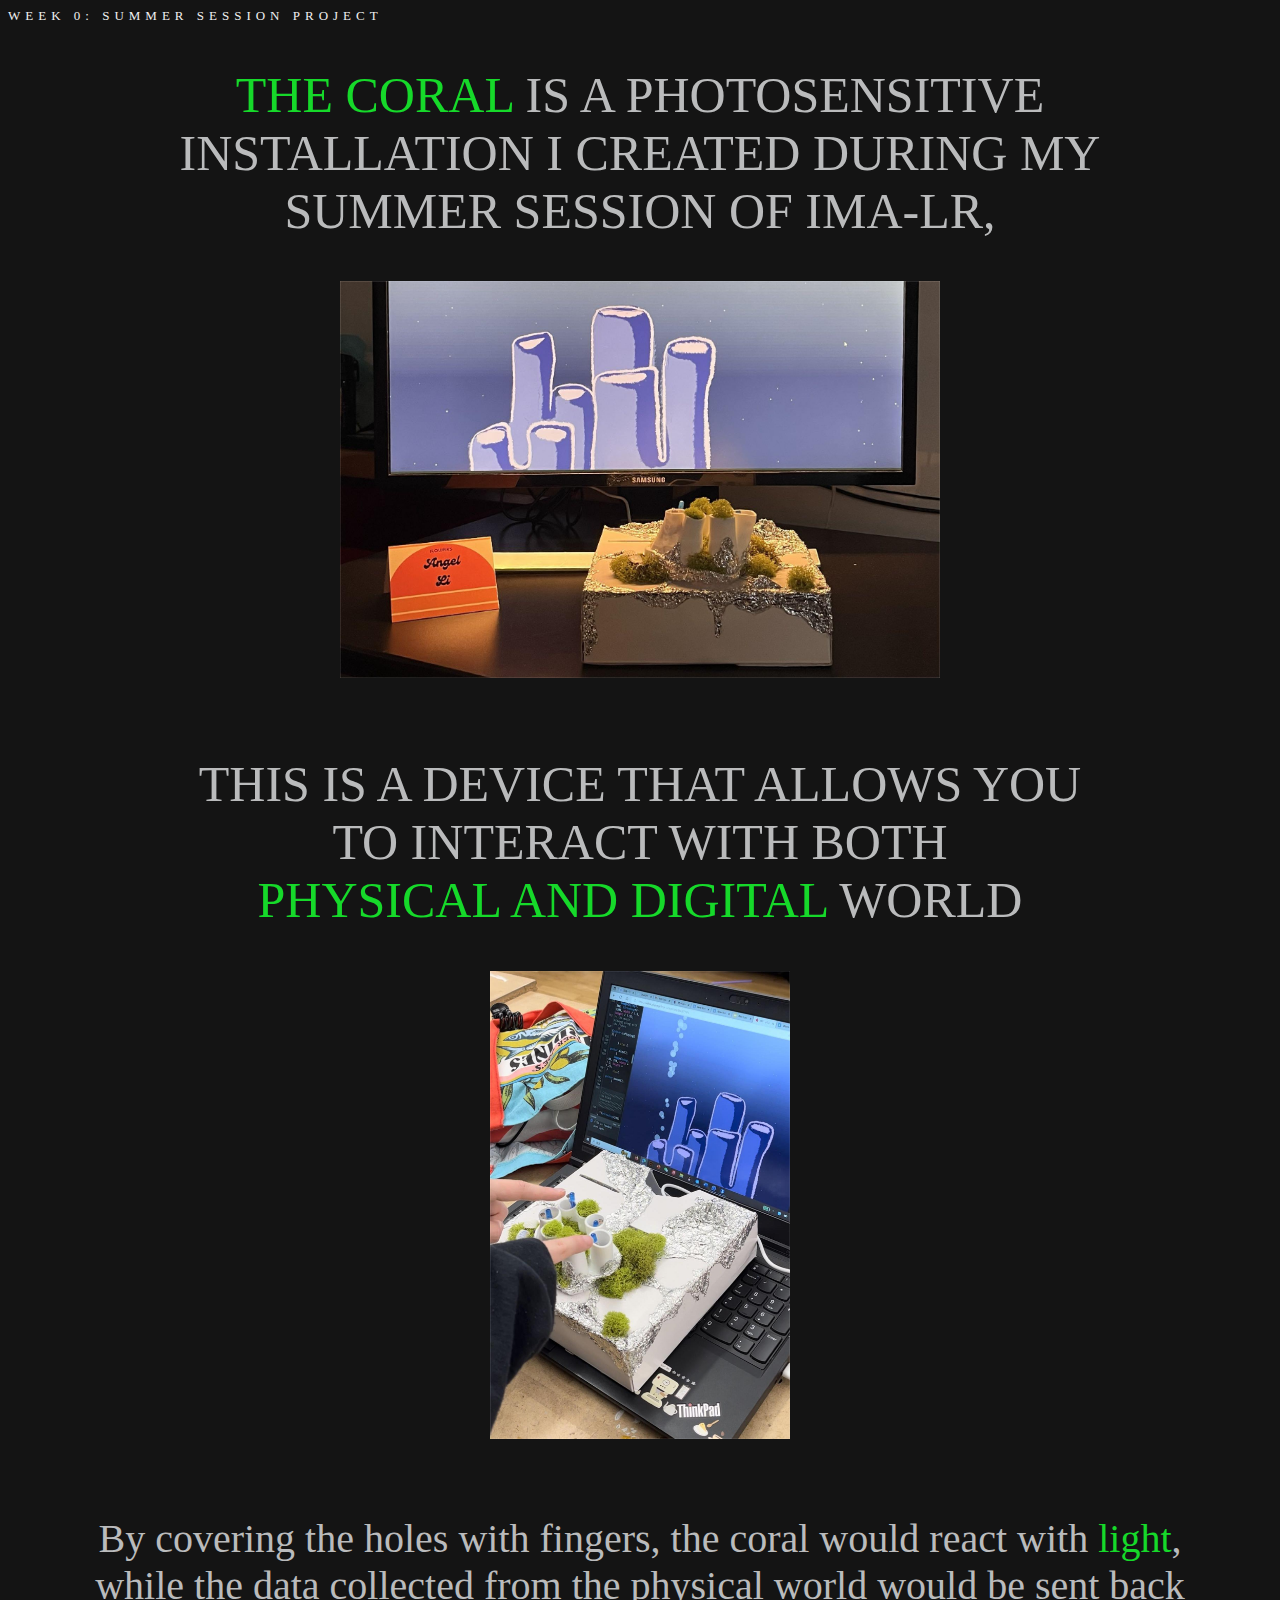
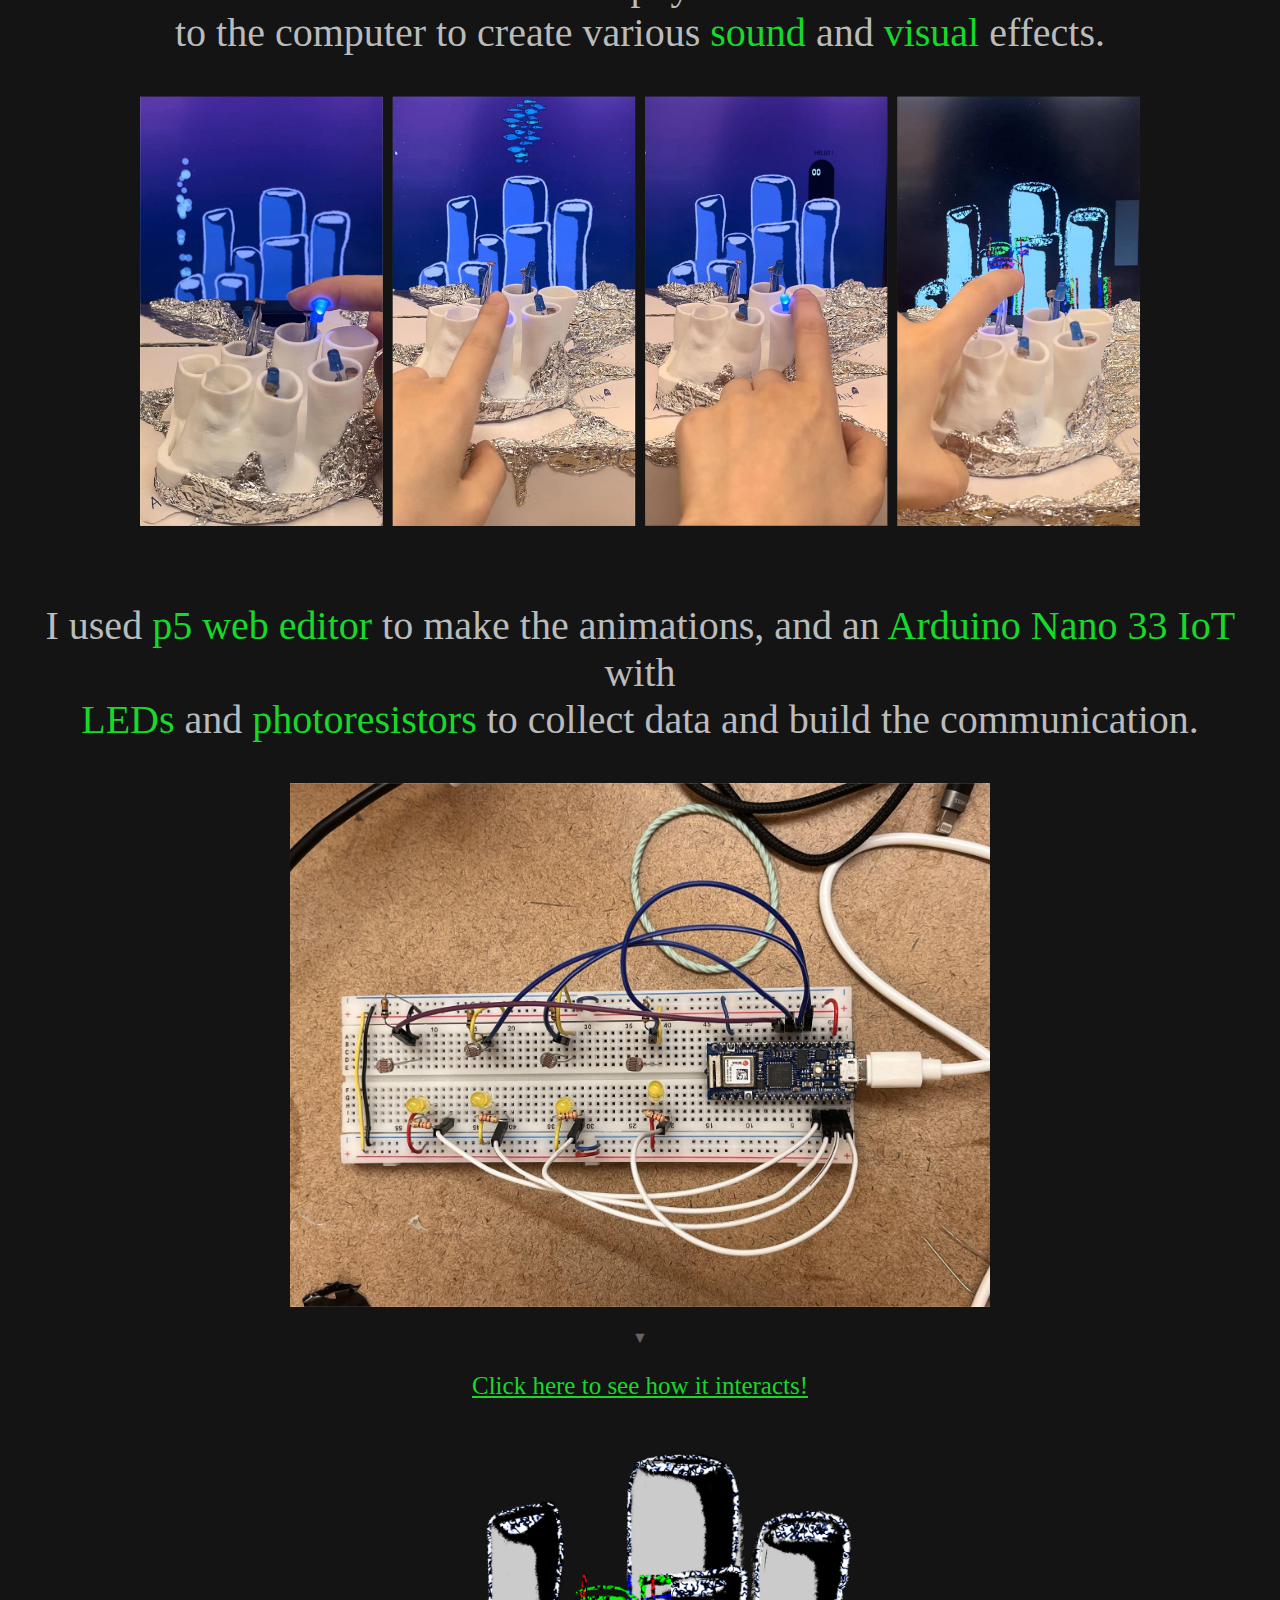
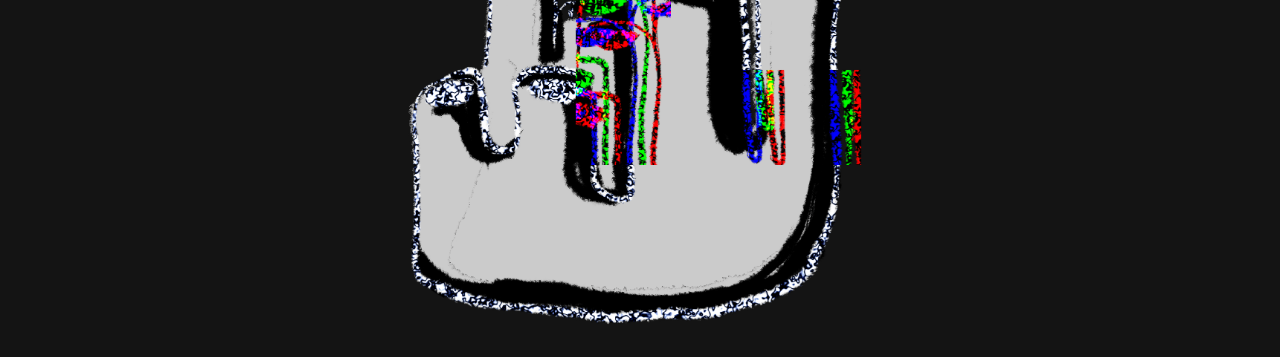
<file: WEEK0/index.html>
<html>

<head>
    <title>ANGEL'S PROJECT🖤</title>
    <link href="style.css" rel="stylesheet" />
</head>

<body>
    <h1>WEEK 0: SUMMER SESSION PROJECT</h1>
    <h2><s>THE CORAL</s> IS A PHOTOSENSITIVE <br/>
        INSTALLATION I CREATED DURING MY<br/>
        SUMMER SESSION OF IMA-LR,</h2>
    <div style="width :600px ;margin: 0 auto"><img alt="the coral" src="./coral.jpg"/></div>
    <br>
    <br>
    <h2>THIS IS A DEVICE THAT ALLOWS YOU<br/>
        TO INTERACT WITH BOTH<br/>
        <s>PHYSICAL AND DIGITAL</s> WORLD</h2> 
    <div style="width :300px ;margin: 0 auto"><img alt="the interactation" src="./interact.jpg"/></div>
    <br>
    <br>
    <h3>By covering the holes with fingers, the coral would react with <s>light</s>,<br/>
        while the data collected from the physical world would be sent back<br/>
        to the computer to create various <s>sound</s> and <s>visual</s> effects.</h3> 
    <div style="width :1000px ;margin: 0 auto"><img alt="the feedbacks" src="./1.png"/></div>  
    <br>
    <br>
    <h3>I used <s>p5 web editor</s> to make the animations, and an <s>Arduino Nano 33 IoT</s> with <br/>
        <s>LEDs</s> and <s>photoresistors</s> to collect data and build the communication. </h3>
        <div style="width :700px ;margin: 0 auto"><img alt="the materials" src="./materials.jpg"/></div>  
    <h4>▼</h4>
    <a href="https://www.youtube.com/shorts/S8-Q04GJ-ko"> <p style="text-align: center"> Click here to see how it interacts!</p> </a>
    <div style="width :600px ;margin: 0 auto"><img alt="the glitch" src="./glitch.PNG" /></div>
</body>

</html>
</file>
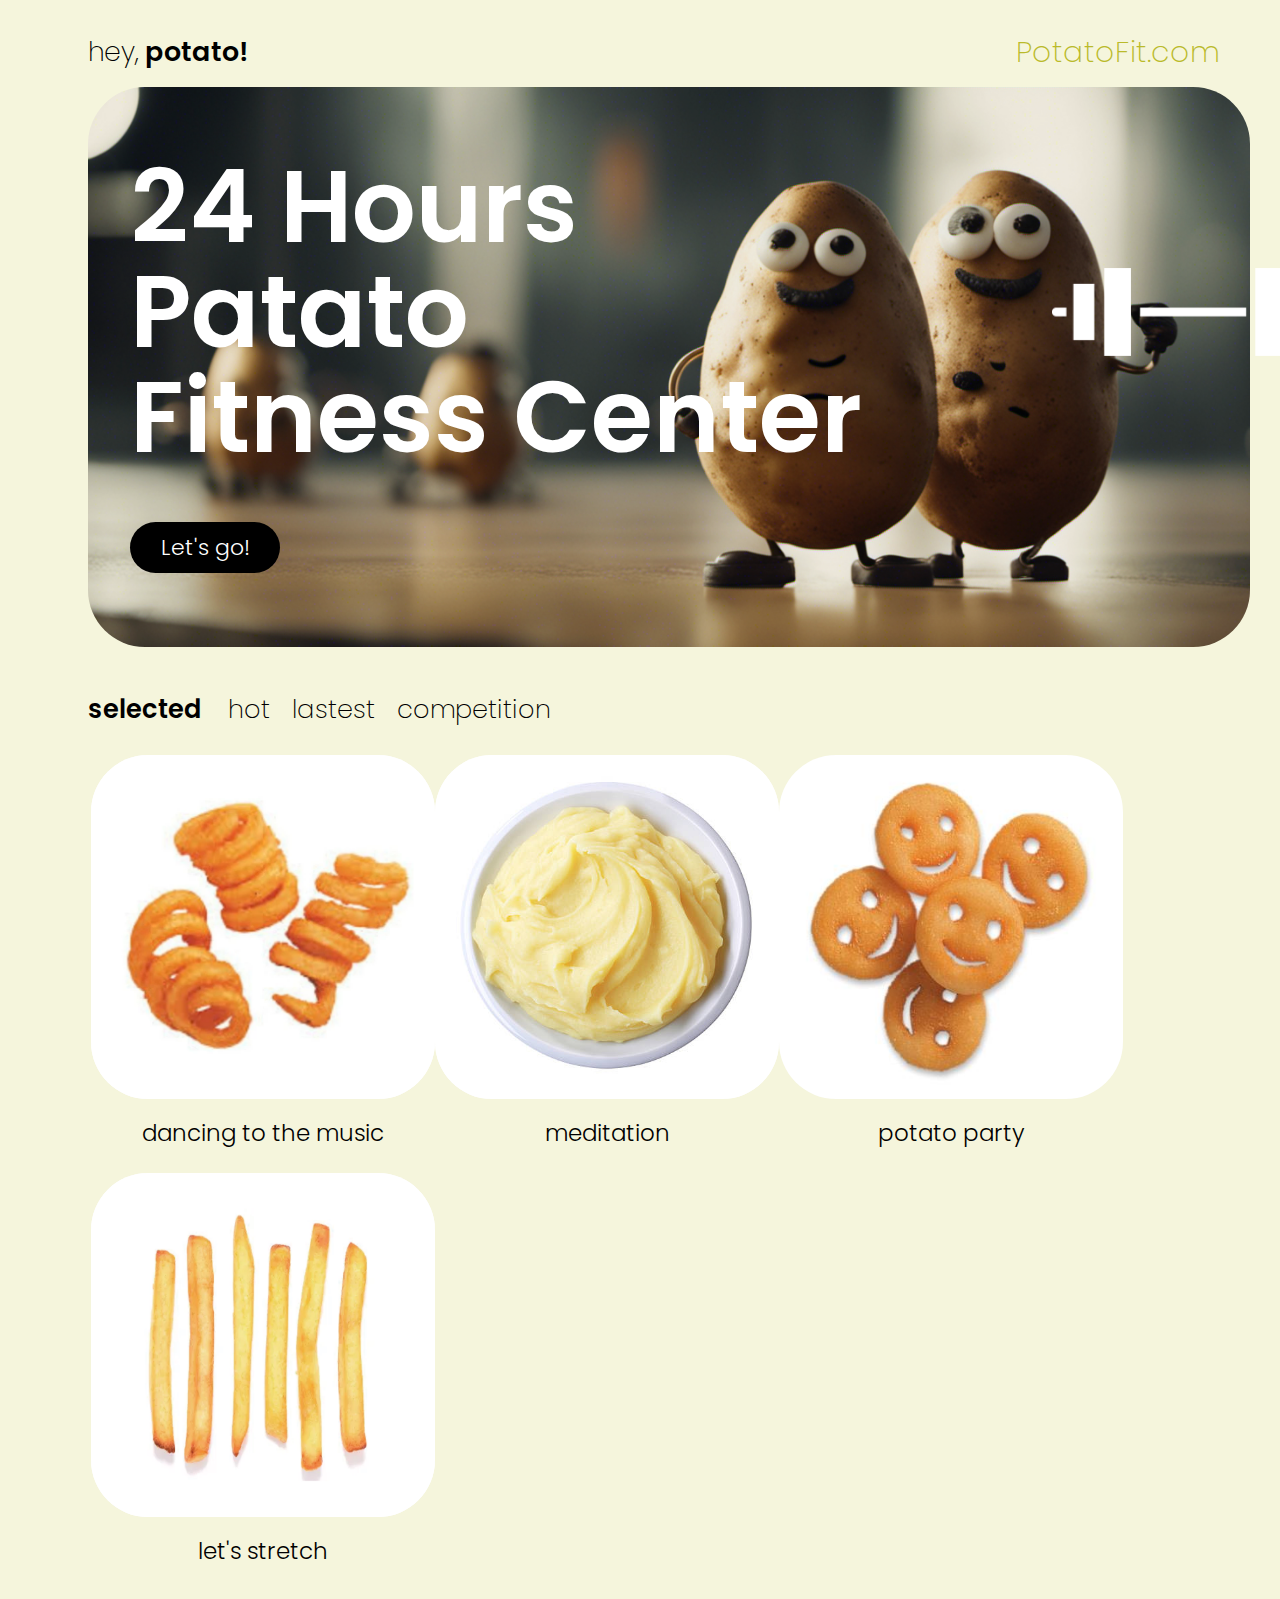
<file: WEEK1/index.html>
<head>
    <!DOCTYPE html>
    <html lang="en">
    <head>
        <meta charset="UTF-8">
        <meta name="viewport" content="width=device-width, initial-scale=1.0">
        <title>🥔PotatoFit</title>
        <link rel="preconnect" href="https://fonts.googleapis.com">
        <link rel="preconnect" href="https://fonts.gstatic.com" crossorigin>
        <link href="https://fonts.googleapis.com/css2?family=Poppins:wght@100;200;300;400;500;600;700;800&display=swap" rel="stylesheet">
        <link href="style.css" rel="stylesheet"></link>
    </head>
    <body>
        <section class="project_section1">
            <h1>hey,<span class="highlight"> potato!</span></h1> 
            <h1 class="potatofit">PotatoFit.com</h1>
        </section>

        <section class="project_section2">
            <p class="project_desc">
                24 Hours<br/>
                Patato<br/>
                Fitness Center
            </p>
            <a class="project_start" href="https://placekitten.com/200/200">
                Let's go!
            </a>
            <img class="project_starticon" src="icon3.png" alt="icon"/>
        </section>

        <section class="project_mask">

        </section>

        <section class="project_section3">
            <p class="project_guide">
                selected
            </p>
            <p class="thiner">
                hot
            </p>
            <p class="thiner">
                lastest
            </p>
            <p class="thiner">
                competition
            </p>
        </section>

        <section class="project_section4">
            <section>
             <img class="project_img" src="dance.png" alt="Dancing to the Music"/> 
             <p class="project_exercise">dancing to the music</p>   
            </section>

           <section> 
            <img class="project_img" src="med.png" alt="Meditation"/>
            <p class="project_exercise">meditation</p>
           </section>

           <section>
            <img class="project_img" src="party.jpg" alt="Potato Party"/>
            <p class="project_exercise">potato party</p>
           </section>

           <section>
            <img class="project_img" src="stretch.png" alt="Stretch"/>
            <p class="project_exercise">let's stretch</p>
           </section>

        </section>
    </body>
    </html>
</head>
</file>
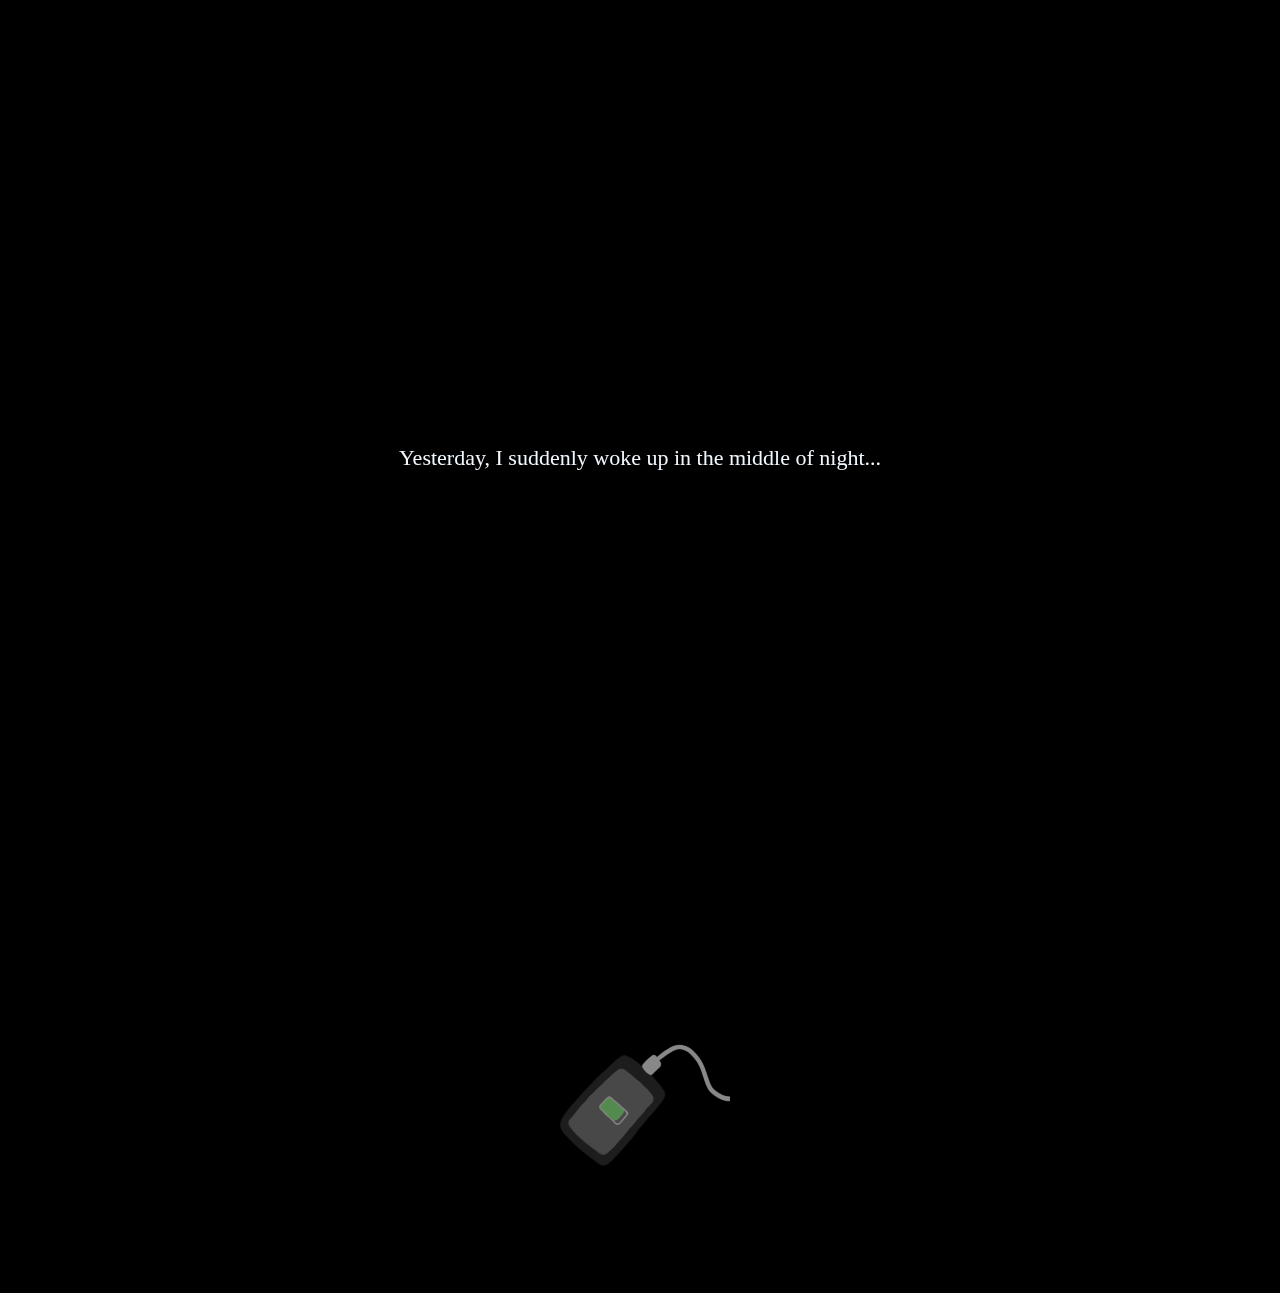
<file: WEEK2/index.html>
<!DOCTYPE html>
<html lang="en">
<head>
    <meta charset="UTF-8">
    <meta name="viewport" content="width=device-width, initial-scale=1.0">
    <title>2 sentence story</title>
    <link href="style.css" rel="stylesheet"/>
</head>
<body>
    <!-- The first sentence in center -->
        <div class="container">
            <p id="text">Yesterday, I suddenly woke up in the middle of night...</p>
        </div>

    <!-- The connection of two sentence: an illustration of a phone -->
        <div class="image1">
            <img id="img1" src="phone.png" alt="the phone"/>
        </div>

    <!-- The second sentence which is shown on the screen of a phone -->
        <div class="image2">
            <img id="img2" class="hidden" src="screen.png" width=1000px alt="the warning"/>
        </div>
        


    <script src="app.js"></script>
</body>
</html>
</file>
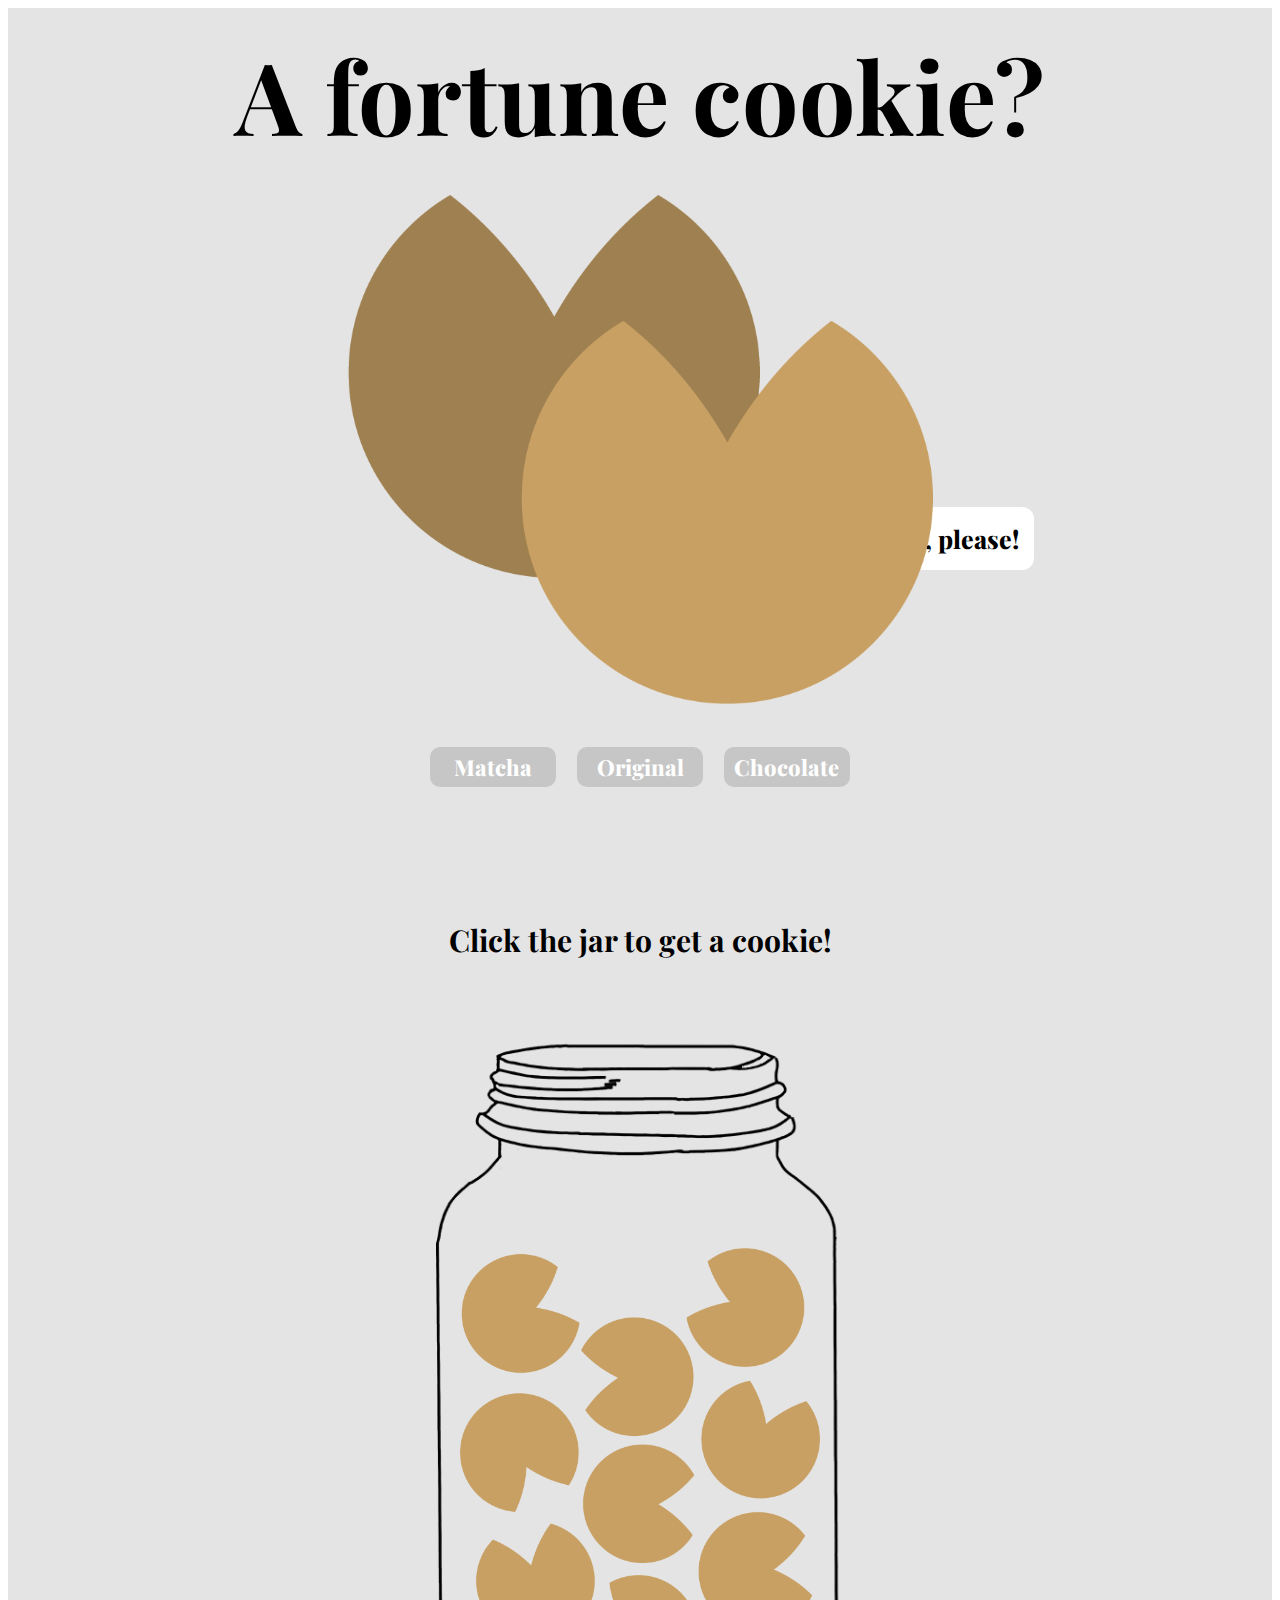
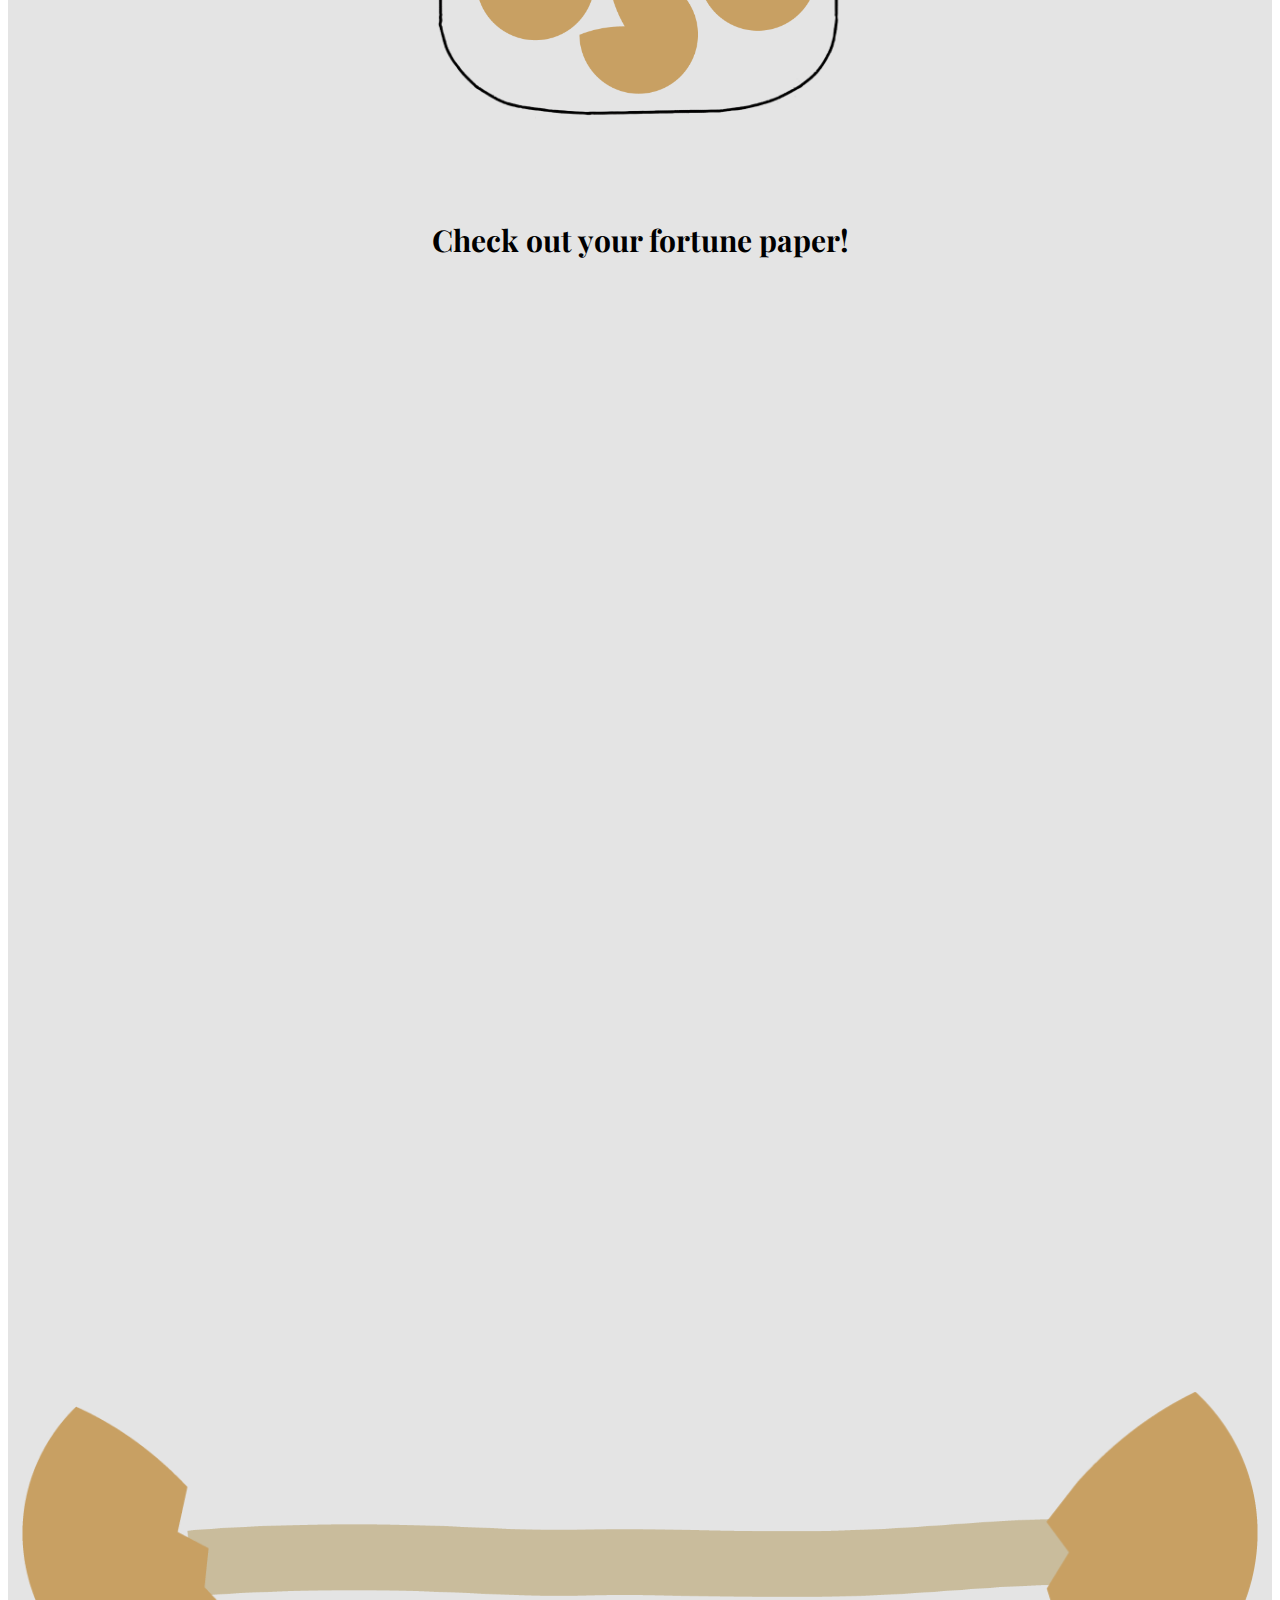
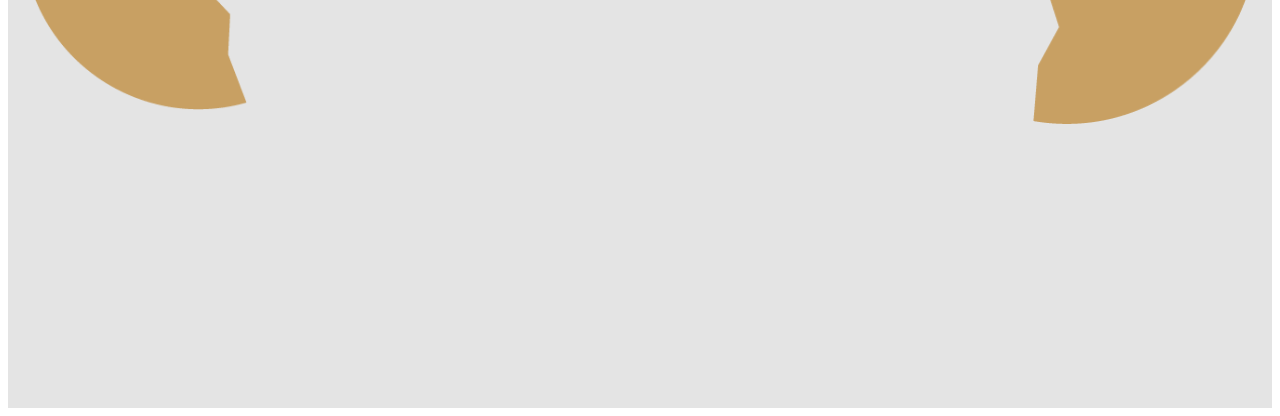
<file: WEEK3/index.html>
<!DOCTYPE html>
<html lang="en">
<head>
    <meta charset="UTF-8">
    <meta name="viewport" content="width=device-width, initial-scale=1.0">
    <link rel="preconnect" href="https://fonts.googleapis.com">
    <link rel="preconnect" href="https://fonts.gstatic.com" crossorigin>
    <link href="https://fonts.googleapis.com/css2?family=Playfair+Display:wght@400;600;700;800;900&display=swap" rel="stylesheet">
    <link href="style.css" rel="stylesheet"></link>    
    <title>🍪Fortune Cookie</title>
</head>

<body>
    <section class="section1" id="s1">
        
        <div class="inside1">
            <h1>A fortune cookie?</h1>
            <img id="cover" src="cover.png"/>
            
            <button class="btn" id="yes">Yes, please!</button>
            <!-- <h2>crack the cookie, find your fortune</h2> -->
        </div>
        
        
        <div class="flavor">
           <!-- <h4>Customize your cookie</h4> -->
           
          <button class="customize" id="btn1" >Matcha</button>
          <button class="customize" id="btn2" >Original</button>
          <button class="customize" id="btn3" >Chocolate</button>
        </div>

    </section>

    <section class="section2">
        <h3>Click the jar to get a cookie!</h3> 
        <div class="displayInline"> 
            <img class="jar shown" id="jarimg" src="jar.png" />
        </div>
        <img class="cks shown" id="cksimg" src="cks.png"/>
        <img class="cookie hidden" id="cookieimg" src="cookie.png"/>
        <button class="btn hidden" id="crack">Crack it!</button>
    </section>

    <section class="section3">
        <h3>Check out your fortune paper!</h3>
        <div class="cracked">
            <img class="left hidden" id="leftimg" src="leftcookie.png"/>
            <img class="tape hidden" id="tapeimg" src="tape.png"/>
            <img class="right hidden" id="rightimg" src="rightcookie.png"/>
        </div>
        <img class="arrow hidden" id="arrowimg" src="arrow.png"/>
    </section>

    <section class="section4">
        <div class="inside4">
            <img class="left-L"  src="leftcookie.png"/>
            <img class="tapeL" src="tapeL.png"/>
            <img class="right-L" src="rightcookie.png"/>
            <p class="text hidden" id="textp"></p>  
        </div>
        
        <div>
            
            <button class="btn hidden" id="tryagain">try again</button>
            <button class="btn hidden" id="share">share</button>

        </div>
    </section>


    <script src="app.js"></script>
</body>
</html>
</file>
<file: WEEK0/style.css>
h1 {
    font-size: 13;
    font-weight:lighter;
    letter-spacing: 5px;
    color: rgb(240, 240, 240);

}

h2 {
    font-size: 50;
    font-weight:lighter;
    text-align: center;
    color: rgb(186, 187, 188)
}

s{
    color:rgb(22, 217, 42);
    text-decoration-line: none;
}

h3 {
    font-size: 40;
    font-weight: lighter;
    text-align: center;
    color: rgb(186, 187, 188);
}

h4{
    font-size:16;
    text-align: center;
    color:rgb(99, 98, 100);
}

img {
    width: 100%;
    }

a {
    font-size: 25;
    text-align: center;
    font-weight: lighter;
    color: rgb(22, 217, 42);
}

body {
    background: rgb(20, 20, 20);
}
</file>
<file: WEEK1/style.css>
body{
    font-family: 'Poppins', sans-serif;
background-color: beige;
}

.project_section1{
    width: 90vw;
    margin: 10px 0px -7px 80px;
    font-weight: 600;
    display: flex;
    flex-direction: row;
    flex-wrap: wrap;
    align-items: center;
    justify-content: space-between;
}

.potatofit{
    font-size: 185%;
    font-weight: 200;
    color: rgb(186 186 42);
    margin-right: 20px;

}

.project_section2{
    display: flex;
    flex-direction: column;
    flex-wrap: wrap;
    align-items: start;
    width: 90vw;
    height: 560px;
    margin: 0 80px;
    padding-left: 10px;
    background-image: url(background.png);
    background-size: cover;
    background-repeat: no-repeat;
    border-radius: 57px;
}

.project_mask{
    width: 90vw;
    height: 560px;
    margin: -560px 80px 0 80px;
    padding-left: 10px;
    background-color: #00000010;
    border-radius: 57px;
}

.project_section3{
    width: 90vw;
    margin: 18px 80px 0px 80px;
    display: flex;
    flex-direction: row;
    flex-wrap: wrap;
    align-items: center;
    justify-content: flex-start;
}

.project_section4{
    width: 90vw;
    margin: 0px 83px;
    display: flex;
    flex-direction: row;
    flex-wrap: wrap;
    align-items: center;
    justify-content: start;

    
}

.project_img{
    /* border-color: #ead3b6;
    border-style: solid; */
    width: 344px;
    border-radius: 57px;
    /* border-width: 4px; */
    background-color: #fff;
}

h1{
    color: rgb(0 0 0);
    font-weight: 200;
    font-size: 168%;
}

.highlight{
    color:black;
    font-weight: 600;
}

.project_desc{
    color: rgb(255, 255, 255);
    display: inline-block;
    margin: 67px 32px;
    font-size: 101px;
    line-height: 105px;
    font-weight: 600;
}

.project_start{
    font-size: 22px;
    font-weight: 300;
    color: rgb(255, 255, 255);
    margin: -14px 20px 20px 32px;
    background-color: #000;
    display: grid;
    border-radius: 54px;
    width: 150px;
    height: 51px;
    align-content: center;
    text-align: center;
    text-decoration: none;
}

.project_starticon{
    display: inline-grid;
    margin: -325px 20px 20px 954px;
    width: 281px;
    animation: move 1.3s infinite;
}
@keyframes move{
    0%{
        transform:translateY(-5px);
    }
    50%{
        transform:translateY(5px);
    }
    100%{
        transform: translateY(-5px);
    }
}


.project_guide{
    font-size: 2vw;
    font-weight: 600;
    margin-right: 27px;
}

.thiner{
    font-size: 2vw;
    font-weight: 200;
    margin-right: 22px;
    color:rgb(0, 0, 0);
}

.project_exercise{
    font-size: 23px;
    text-align: center;
    font-weight: 300;
    margin-top: 17px;
    color: #000000;
}
</file>
<file: WEEK2/style.css>
body{
    height:400px;
    background-color: black;
}

/* The container that holds the text */
/* position: in the center of the page */
.container{
    height:100vh;
    display: flex;
    align-items:center; 
    justify-content: center; 
}

/* Attributes for the text */
/* The position is 'fixed',so when scrolling, it maintains in the center of the page */
#text{
    font-size:22px;
    font-family: 'Times New Roman', Times, serif;
    text-align: center;
    color: aliceblue;
    position: fixed;
}

/* The container that holds the 'phone.png' */
/* position: in the center of the page */
.image1{
    width:180px;
    margin: 0 auto;
}

/* Attributes for the 'phone.png' */
/* Size: Fill the whole container */
#img1{
    width:100%;
    margin-top: 132px;
    margin-bottom: 120px;
}

/* The container that holds the 'screen.png' */
.image2{
    width:350px;
    margin: 0 auto;
}

/* Attributes for the 'screen.png' */
#img2{
    width:100%;
    margin-top: -300px;
}

/* Attribute for hidding the previous content (which is being displayed)*/
.hidden{
    display:none;
}
</file>
<file: WEEK3/style.css>
/* dislay some element as embed p5? each time to change its color */
body{
    font-family: 'Playfair Display', serif; 
}

h1{
   font-size: 100px; 
   position: absolute;
   margin-top: 20px;
}

h2{
    font-size:25px;
    position: relative;
    margin-top: 160px;
    
}
h3{
    margin-top: 12px;
    position: absolute;
    font-size: 30px;
}
h4{
    font-size: 24px;
    margin-top: 27px;
    position: relative;
    color: rgb(0, 0, 0);
}
p{
    z-index: 2;
    position: absolute;
  

}
.section1{
    height: 100vh;
    background-color:rgb(228, 228, 228);
    display: flex;
    flex-direction: column;
    align-items: center;
}
 
.inside1{
    display: flex;
    flex-direction: column;
    align-items: center;
}
.flavor{
    display: flex;
    flex-direction: row;
    justify-content: space-evenly;
    align-items: center;
    width: 461px;
    position: relative;
    margin-top: 177px;
}
.section2{
    height: 100vh;
    background-color: rgb(228, 228, 228);
    display: flex;
    flex-direction: column;
    align-items: center;
}

.section3{
    height: 100vh;
    background-color: rgb(228, 228, 228);
    display: flex;
    flex-direction: column;
    align-items: center;
}

.section4{
    height: 100vh;
    background-color: rgb(228, 228, 228);
    display: flex;
    flex-direction: column;
    align-items: center; 
    justify-content: center;
}
.inside4{
    position: absolute;
    display: flex;
    flex-direction: row;
    align-items: center; 
    justify-content: center;
}

/* buttons */
.btn{
    font-family: 'Playfair Display', serif;
    font-weight: 800;
    font-size:25px;
    padding:15px;
    min-height:30px; 
    min-width: 160px;
    background-color: rgb(255, 255, 255);
    color:rgb(0, 0, 0);
    border:none;
    border-radius: 12px;
}
.btn:hover{
    background-color: rgb(0, 0, 0);
    color:rgb(255, 255, 255);
    transition:0.7s;
}

.customize{
    font-family: 'Playfair Display', serif;
    font-weight: 800;
    font-size: 22px;
    padding: 5px;
    min-height: 23px;
    min-width: 126px;
    color: rgb(255, 255, 255);
    background-color: rgb(198, 198, 198);
    border: none;
    border-radius: 10px;
}
#btn1:hover{
    background-color: rgb(109, 160, 76);
    color:rgb(255, 255, 255);
    transition:0.7s;
}
#btn2:hover{
    background-color: rgb(201, 160, 99);
    color:rgb(255, 255, 255);
    transition:0.7s;
}
#btn3:hover{
    background-color: rgb(66, 38, 20);
    color:rgb(255, 255, 255);
    transition:0.7s;
}




/* ///////// changes to 'try again' &'share' button*/
#tryagain{
    background-color: rgb(0, 0, 0);
    color:rgb(255, 255, 255);
    position: relative;
    margin-top: 300px;
}
#tryagain:hover{
    background-color: rgb(255, 255, 255);
    color:rgb(0, 0, 0);
    transition:0.7s;
}
#share{
    background-color: rgb(201, 160, 99);
    position: relative;
    margin-top: 300px;
}
#share:hover{
    background-color: rgb(255, 255, 255);
    color:rgb(0, 0, 0);
    transition:0.7s;
}
/* ///////// */
#crack{
    margin-top: 270px;
}

#yes{
    position: relative;
    margin-top: -197px;
    margin-left: 624px;
}
/* buttons */


/* images */
#cover{
    width:65vh;
    position: relative;
    margin-top: 187px;
    z-index: 1;
}
.jar{
    width: 50vh;
    margin-top: 14vh;
}

.cks{
    width: 40vh;
    margin-top: -54vh;  
}


.cookie{
    width: 13vh;
    margin-top: -87vh;
 
}

.left{
    width: 26vh;
}
.right{
    width: 26vh;
}
.left-L{
    width: 25vh;
    margin-right: -60px;
    z-index: 1;
}
.right-L{
    width: 25vh;
    margin-left: -50px;
    z-index: 1;
}


.tape{
    width: 26vh;
}
/* larger tape */
.tapeL{
    width:70%;
    z-index: 0;
}
.arrow{
    margin-top: 5px;
    width: 4vh;
}
.cracked{
margin-top: 200px;
}


/* animation for th epicked cookie */
.hidden{
    opacity: 0;
    transform:scale(1);
    transition: opacity 3s,transform 3s, translateY 3s;
}
.shown{
    opacity: 1;
    transition: opacity 2s;
}

@keyframes shake {
    0% { transform: translateX(0) translateY(0); }
    25% { transform: translateX(-8px) translateY(5px); }
    50% { transform: translateX(8px) translateY(-2px); }
    75% { transform: translateX(-8px) translateY(3px); }
    100% { transform: translateX(0)translateY(0); }
}

.shake{
   animation-name:shake;
   animation-duration: 1s;
   animation-iteration-count: 2;
} 

.displayInline{
    display: inline-block;
}
</file>
